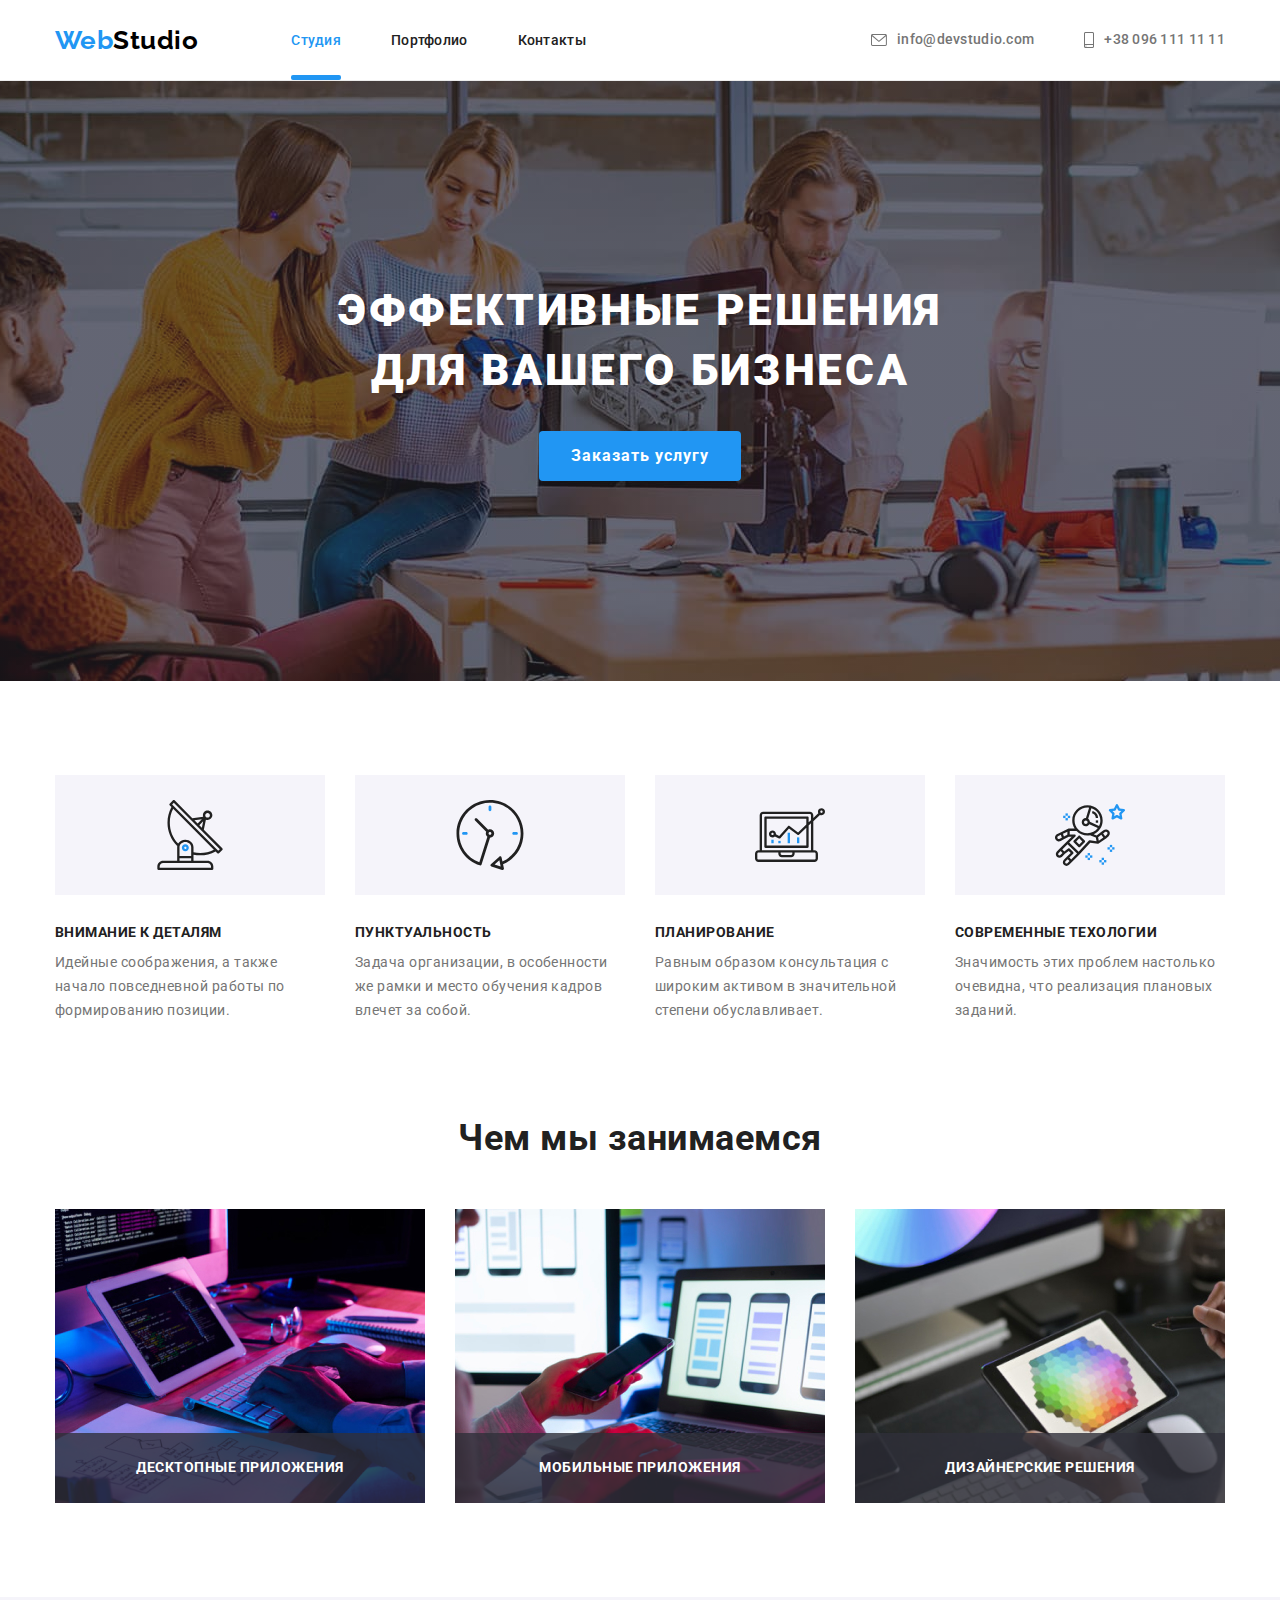
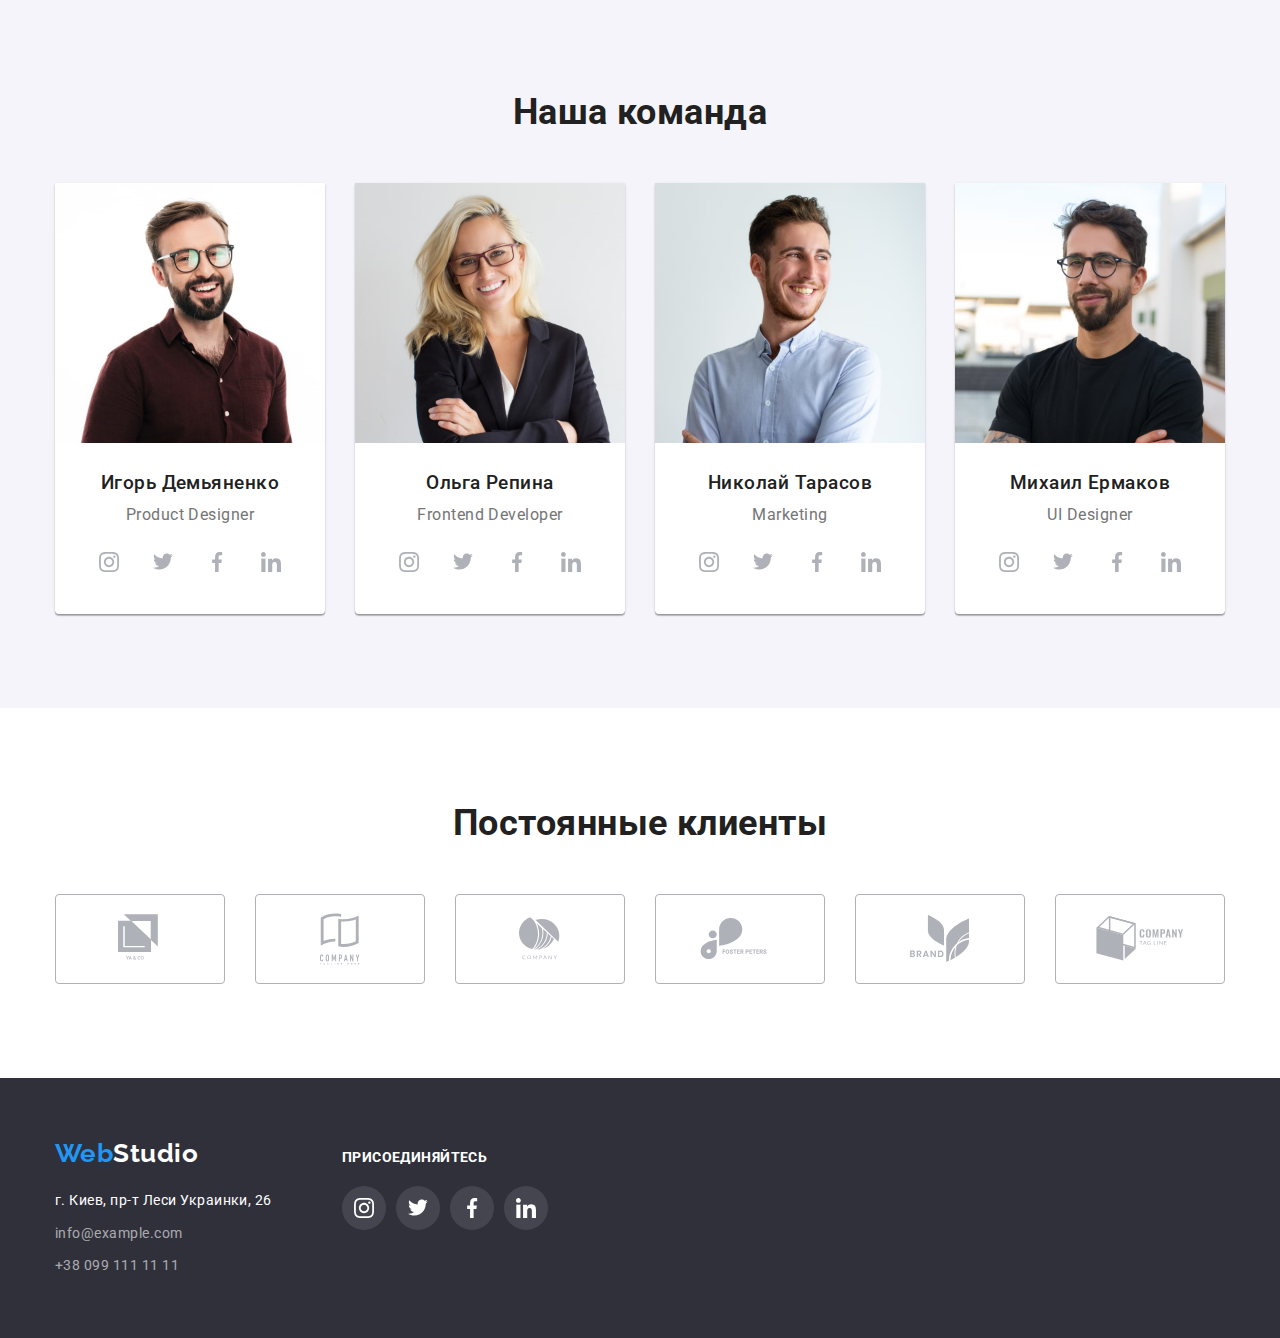
<file: index.html>
<!DOCTYPE html>
<html lang="en">

<head>
    <meta charset="UTF-8">
    <meta http-equiv="X-UA-Compatible" content="IE=edge">
    <meta name="viewport" content="width=device-width, initial-scale=1.0">
    <title>Document</title>
    <link rel="preconnect" href="https://fonts.gstatic.com">
    <link href="https://fonts.googleapis.com/css2?family=Raleway:wght@700&family=Roboto:wght@400;500;700;900&display=swap"
    rel="stylesheet">
    <link rel="stylesheet" href="https://cdnjs.cloudflare.com/ajax/libs/modern-normalize/0.2.0/modern-normalize.min.css" />
    <link rel="stylesheet" href="./css/styles.css">
</head>

<body>
    <!-- Хедер -->
    <header class="header pntr">
        <div class="container">
        <nav class="navigator">
            <a href="" class="logo webstudio">Web<span class="top">Studio</span></a>
            <ul class="site-nav list menu">
                <li class="menu-item"><a href="./index.html" class="link current">Студия</a></li>
                <li class="menu-item"><a href="./portfolio.html" class="link">Портфолио</a></li>
                <li class="menu-item"><a href="" class="link">Контакты</a></li>
            </ul>
        </nav>

        <ul class="contacts-nav list menu pntr">
            <li class="auth-item"> 
                <a href="mailto:info@devstudio.com" class="inf link">
                
                <svg class="icon">
                    <use href="./images/sprite.svg#icon-envelope"></use>
                </svg> 
                info@devstudio.com</a>
           
            </li>
            <li class="auth-item">
                <a href="tel:+380961111111" class="inf link">
                    
                    <svg class="icon-tel">
                        <use href="./images/sprite.svg#icon-smartphone"></use>
                    </svg>
                    +38 096 111 11 11</a>
            </li>
        </ul>
        </div>
    </header>

    <!-- Main -->
    <main class="main-page">

        <!--Герой-->
        <section class="section hero">
                    <div class="container">
        <h1 class="hero-title">Эффективные решения</br>для вашего бизнеса</h1>
            <button type="button" class="button" data-modal-open>Заказать услугу</button>
            <div class="backdrop is-hidden" data-modal>
    <div class="modal">
        <p></p>
        <button type="button" class="btn-close" data-modal-close>
            <svg class="icon" width="11" height="11">
                <use href="./images/symbol-defs.svg#icon-close-black"></use>
            </svg>
        </button>
    </div>
</div>
            </div>
        </section>

        <!--О нас-->
        <section class="section">
                    <div class="container">
            <h2 class="visually-hidden">О нас</h2>
            <ul class="feature list">
                <li class="list-item">
                    <h3 class="section-title">Внимание к деталям</h3>
                    <p class="section-text">Идейные соображения, а также начало повседневной работы по формированию
                        позиции.</p>
                </li>
                <li class="list-item">
                    <h3 class="section-title">Пунктуальность</h3>
                    <p class="section-text">Задача организации, в особенности же рамки и место обучения кадров влечет за
                        собой.</p>
                </li>
                <li class="list-item">
                    <h3 class="section-title">Планирование</h3>
                    <p class="section-text">Равным образом консультация с широким активом в значительной степени
                        обуславливает.</p>
                </li>

                <li class="list-item">
                    <h3 class="section-title">Современные техологии</h3>
                    <p class="section-text">Значимость этих проблем настолько очевидна, что реализация плановых заданий.
                    </p>
                </li>
            </ul>
                </div>
                </section>

                <!-- IMG -->
            <section class="section us">
                  <div class="container">
            <h2 class="section-title-box">Чем мы занимаемся</h2>
            <ul class="picture list">
                <li class="picture-item">
                    <img src="./images/img.jpg" alt="Руки на клавиатуре" width="370">
                  <p class="txt">ДЕСКТОПНЫЕ ПРИЛОЖЕНИЯ</p>
                </li>
                <li class="picture-item">
                    <img src="./images/img1.jpg" alt="Телефон в руке" width="370">
                    <p class="txt">МОБИЛЬНЫЕ ПРИЛОЖЕНИЯ</p>
                </li>
                <li class="picture-item">
                    <img src="./images/img2.jpg" alt="Планшет в руке" width="370">
                    <p class="txt">ДИЗАЙНЕРСКИЕ РЕШЕНИЯ</p>
                </li>
            </ul>
            </div>
        </section>

        <!--Наша команда-->
        <section class="section team">
        <div class="container">
            <h2 class="section-title-box">Наша команда</h2>
            <ul class="list our-team">
                    <li class="teammate">
                        <img src="./images/logo1.jpg" alt="Игорь Демьяненко" width="270">
                        <div class="discription">
                            <h3 class="people-list">Игорь Демьяненко</h3>
                        <p class="people-about">Product Designer</p>
                        
                        <ul class="list social-icons">
                            <li class="social-icons-item">
                                <a href="" class="social-icons-link" target="_blank" rel="noopener noreferrer">
                                    <svg class="icon">
                                        <use href="./images/sprite.svg#icon-instagram"></use>
                                    </svg>
                                </a>
                            </li>
                            <li class="social-icons-item">
                                <a href="" class="social-icons-link" target="_blank" rel="noopener noreferrer">
                                    <svg class="icon">
                                        <use href="./images/sprite.svg#icon-twitter"></use>
                                    </svg>
                                </a>
                            </li>
                            <li class="social-icons-item">
                                <a href="" class="social-icons-link" target="_blank" rel="noopener noreferrer">
                                    <svg class="icon">
                                        <use href="./images/sprite.svg#icon-facebook"></use>
                                    </svg>
                                </a>
                            </li>
                            <li class="social-icons-item">
                                <a href="" class="social-icons-link" target="_blank" rel="noopener noreferrer">
                                    <svg class="icon">
                                        <use href="./images/sprite.svg#icon-linkedin"></use>
                                    </svg>
                                </a>
                            </li>
                        </ul>
                        </div>
                    </li>
                      <li class="teammate">
                        <img src="./images/logo2.jpg" alt="Ольга Репина" width="270">
                        <div class="discription">
                            <h3 class="people-list">Ольга Репина</h3>
                        <p class="people-about">Frontend Developer</p>
                        <ul class="list social-icons">
                            <li class="social-icons-item">
                                <a href="" class="social-icons-link" target="_blank" rel="noopener noreferrer">
                                    <svg class="icon">
                                        <use href="./images/sprite.svg#icon-instagram"></use>
                                    </svg>
                                </a>
                            </li>
                            <li class="social-icons-item">
                                <a href="" class="social-icons-link" target="_blank" rel="noopener noreferrer">
                                    <svg class="icon">
                                        <use href="./images/sprite.svg#icon-twitter"></use>
                                    </svg>
                                </a>
                            </li>
                            <li class="social-icons-item">
                                <a href="" class="social-icons-link" target="_blank" rel="noopener noreferrer">
                                    <svg class="icon">
                                        <use href="./images/sprite.svg#icon-facebook"></use>
                                    </svg>
                                </a>
                            </li>
                            <li class="social-icons-item">
                                <a href="" class="social-icons-link" target="_blank" rel="noopener noreferrer">
                                    <svg class="icon">
                                        <use href="./images/sprite.svg#icon-linkedin"></use>
                                    </svg>
                                </a>
                            </li>
                        </ul>
                        </div>
                    </li>
                    <li class="teammate">
                        <img src="./images/logo3.jpg" alt="Николай Тарасов" width="270">
                        <div class="discription">
                            <h3 class="people-list">Николай Тарасов</h3>
                        <p class="people-about">Marketing</p>
                        <ul class="list social-icons">
                            <li class="social-icons-item">
                                <a href="" class="social-icons-link" target="_blank" rel="noopener noreferrer">
                                    <svg class="icon">
                                        <use href="./images/sprite.svg#icon-instagram"></use>
                                    </svg>
                                </a>
                            </li>
                            <li class="social-icons-item">
                                <a href="" class="social-icons-link" target="_blank" rel="noopener noreferrer">
                                    <svg class="icon">
                                        <use href="./images/sprite.svg#icon-twitter"></use>
                                    </svg>
                                </a>
                            </li>
                            <li class="social-icons-item">
                                <a href="" class="social-icons-link" target="_blank" rel="noopener noreferrer">
                                    <svg class="icon">
                                        <use href="./images/sprite.svg#icon-facebook"></use>
                                    </svg>
                                </a>
                            </li>
                            <li class="social-icons-item">
                                <a href="" class="social-icons-link" target="_blank" rel="noopener noreferrer">
                                    <svg class="icon">
                                        <use href="./images/sprite.svg#icon-linkedin"></use>
                                    </svg>
                                </a>
                            </li>
                        </ul>
                        </div>
                    </li>
                    <li class="teammate">
                        <img src="./images/logo4.jpg" alt="Михаил Ермаков" width="270">
                       <div class="discription">
                           <h3 class="people-list">Михаил Ермаков</h3>
                        <p class="people-about">UI Designer</p>
                        <ul class="list social-icons">
                            <li class="social-icons-item">
                                <a href="" class="social-icons-link" target="_blank" rel="noopener noreferrer">
                                    <svg class="icon">
                                        <use href="./images/sprite.svg#icon-instagram"></use>
                                    </svg>
                                </a>
                            </li>
                            <li class="social-icons-item">
                                <a href="" class="social-icons-link" target="_blank" rel="noopener noreferrer">
                                    <svg class="icon">
                                        <use href="./images/sprite.svg#icon-twitter"></use>
                                    </svg>
                                </a>
                            </li>
                            <li class="social-icons-item">
                                <a href="" class="social-icons-link" target="_blank" rel="noopener noreferrer">
                                    <svg class="icon">
                                        <use href="./images/sprite.svg#icon-facebook"></use>
                                    </svg>
                                </a>
                            </li>
                            <li class="social-icons-item">
                                <a href="" class="social-icons-link" target="_blank" rel="noopener noreferrer">
                                    <svg class="icon">
                                        <use href="./images/sprite.svg#icon-linkedin"></use>
                                    </svg>
                                </a>
                            </li>
                        </ul>
                        </div>
                    </li>
            </ul>
        </div>
        </section>

        <section class="section">
            <div class="container">
        <h2 class="section-title-box">Постоянные клиенты</h2>

        <ul class="list clients-icons">
          <li class="clients-icons-item">
              <a href="" class="link" target="_blank" rel="noopener noreferrer">
                    <svg class="icon" width="44px" height="49px">
                      <use href="./images/sprite.svg#icon-yaco"></use>
                   </svg>
               </a>
          </li>     
        <li class="clients-icons-item">
            <a href="" class="link" target="_blank" rel="noopener noreferrer">
                <svg class="icon" width="40px" height="52px">
                    <use href="./images/sprite.svg#icon-tagline"></use>
                </svg>
            </a>
        </li>
        <li class="clients-icons-item">
            <a href="" class="link" target="_blank" rel="noopener noreferrer">
                <svg class="icon" width="41px" height="43px">
                    <use href="./images/sprite.svg#icon-object"></use>
                </svg>
            </a>
        </li>
        <li class="clients-icons-item">
            <a href="" class="link" target="_blank" rel="noopener noreferrer">
                <svg class="icon" width="80px" height="42px">
                    <use href="./images/sprite.svg#icon-foster"></use>
                </svg>
            </a>
        </li>
        <li class="clients-icons-item">
            <a href="" class="link" target="_blank" rel="noopener noreferrer">
                <svg class="icon" width="59px" height="47px">
                    <use href="./images/sprite.svg#icon-brand"></use>
                </svg>
            </a>
        </li>
        <li class="clients-icons-item">
            <a href="" class="link" target="_blank" rel="noopener noreferrer">
                <svg class="icon" width="88px" height="45px">
                    <use href="./images/sprite.svg#icon-company"></use>
                </svg>
            </a>
        </li>
        </ul>
         </div>
        </section>
    </main>

    <!--Подвал-->
    <footer class="page-footer pntr">
        <div class="container ftr">
                        <div class="ftr">
                <a href="" class="logo logo-btm">Web<span class="down">Studio</span></a>
        <address class="street tel-mail">
            г. Киев, пр-т Леси Украинки, 26
            <a href="mailto:info@example.com" class="inf link item">info@example.com</a>
            <a href="tel:+380991111111" class="inf link item">+38 099 111 11 11</a>
        </address>
        </div>

                <div class="ftr">
     <h2 class="ftr-text">ПРИСОЕДИНЯЙТЕСЬ</h2>
            <ul class="list social-icons">
                <li class="social-icons-item">
                    <a href="" class="social-icons-link" target="_blank" rel="noopener noreferrer">
                        <svg class="icon white">
                            <use href="./images/sprite.svg#icon-instagram"></use>
                        </svg>
                    </a>
                </li>
                <li class="social-icons-item">
                    <a href="" class="social-icons-link" target="_blank" rel="noopener noreferrer">
                        <svg class="icon white">
                            <use href="./images/sprite.svg#icon-twitter"></use>
                        </svg>
                    </a>
                </li>
                <li class="social-icons-item">
                    <a href="" class="social-icons-link" target="_blank" rel="noopener noreferrer">
                        <svg class="icon white">
                            <use href="./images/sprite.svg#icon-facebook"></use>
                        </svg>
                    </a>
                </li>
                <li class="social-icons-item">
                    <a href="" class="social-icons-link" target="_blank" rel="noopener noreferrer">
                        <svg class="icon white">
                            <use href="./images/sprite.svg#icon-linkedin"></use>
                        </svg>
                    </a>
                </li>
            </ul>
            </div>

        
        </div>
    </footer>
    <script src="./js/modal.js"></script>
</body>

</html>
</file>
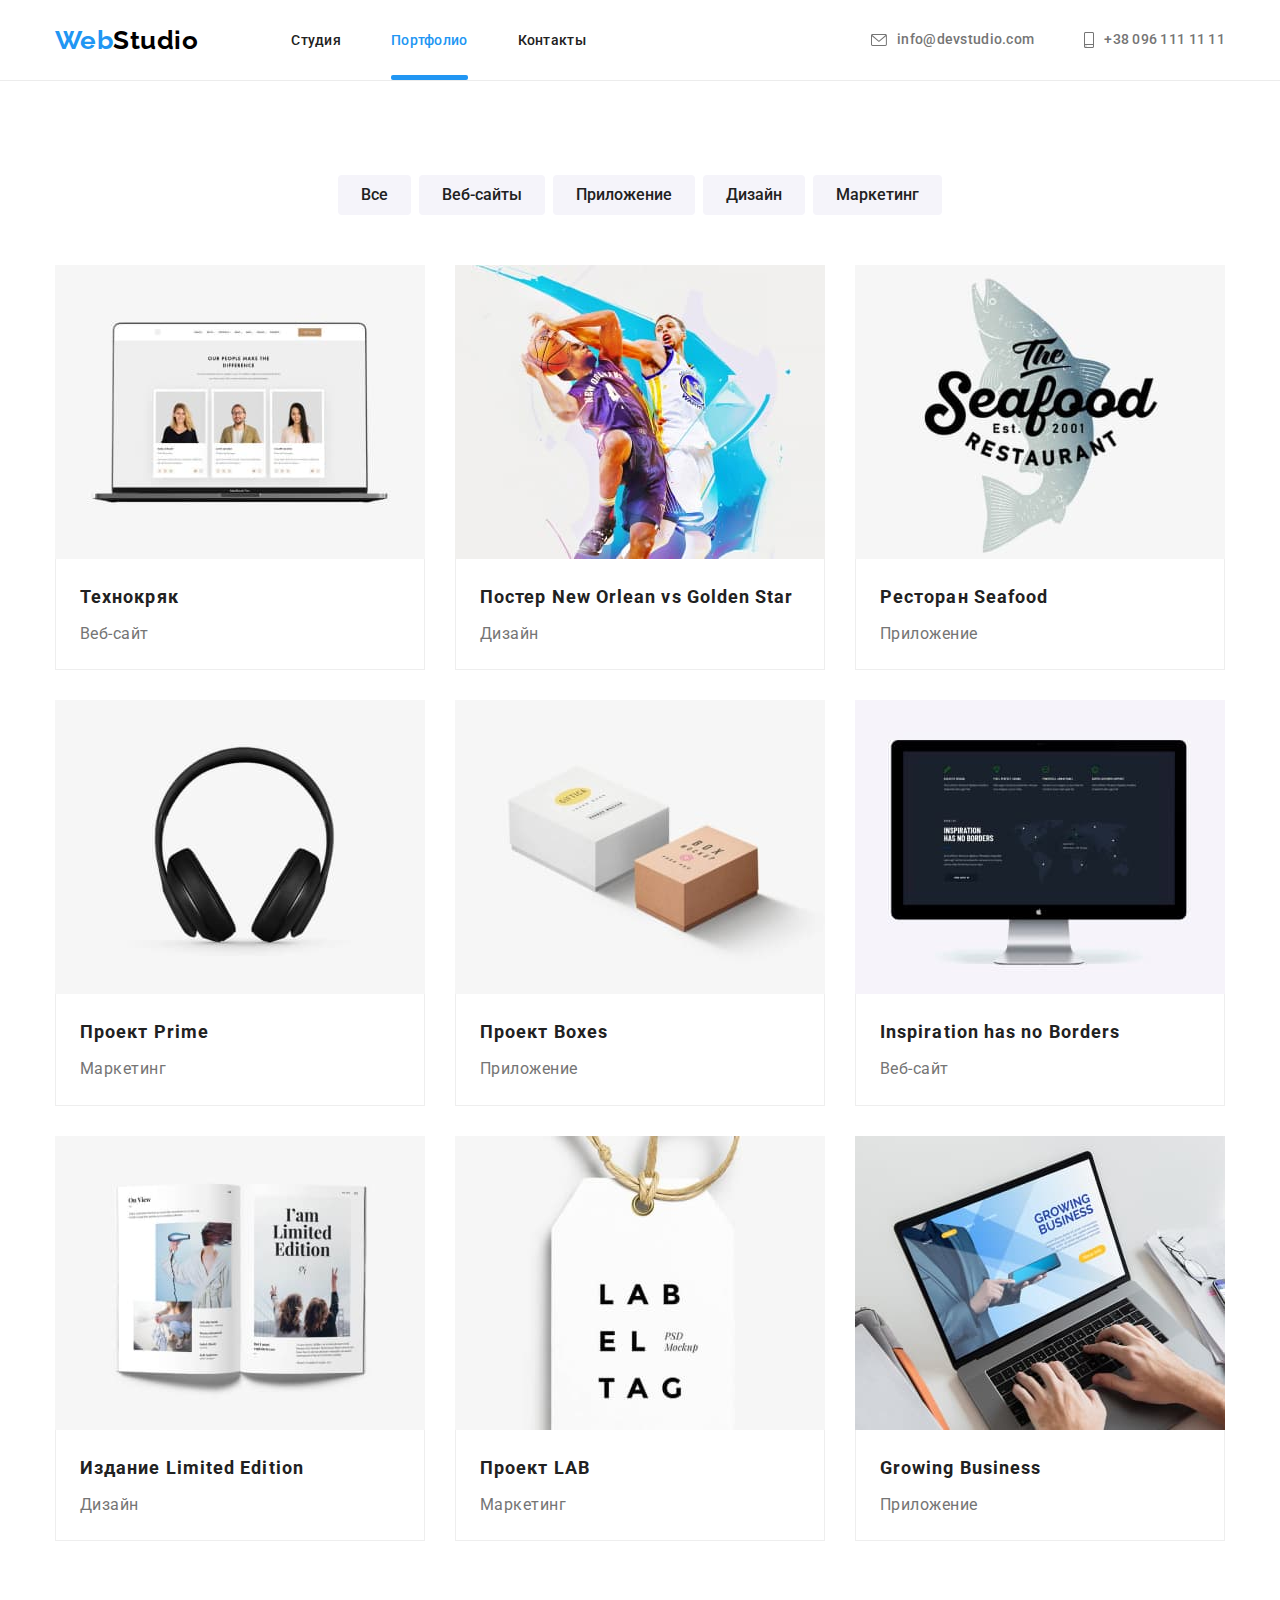
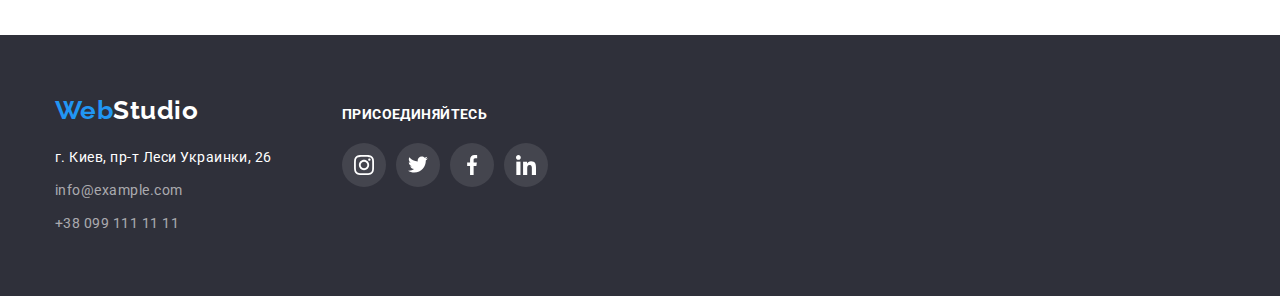
<file: portfolio.html>
<!DOCTYPE html>
<html lang="en">

<head>
    <meta charset="UTF-8">
    <meta http-equiv="X-UA-Compatible" content="IE=edge">
    <meta name="viewport" content="width=device-width, initial-scale=1.0">
    <title>Document</title>
    <link rel="preconnect" href="https://fonts.gstatic.com">
    <link href="https://fonts.googleapis.com/css2?family=Raleway:wght@700&family=Roboto:wght@400;500;700;900&display=swap"
        rel="stylesheet">
        <link rel="stylesheet" href="https://cdnjs.cloudflare.com/ajax/libs/modern-normalize/0.2.0/modern-normalize.min.css" />
    <link rel="stylesheet" href="./css/styles.css">
</head>

<body>
    <!-- Хедер -->
    <header class="header pntr">
        <div class="container">
            <nav class="navigator">
                <a href="./index.html" class="logo webstudio">Web<span class="top">Studio</span></a>
                <ul class="site-nav list menu">
                    <li class="menu-item"><a href="./index.html" class="link">Студия</a></li>
                    <li class="menu-item"><a href="./portfolio.html" class="link current">Портфолио</a></li>
                    <li class="menu-item"><a href="" class="link">Контакты</a></li>
                </ul>
            </nav>
    
            <ul class="contacts-nav list menu pntr">
                <li class="auth-item">
                    <a href="mailto:info@devstudio.com" class="inf link">
    
                        <svg class="icon">
                            <use href="./images/sprite.svg#icon-envelope"></use>
                        </svg>
                        info@devstudio.com</a>
    
                </li>
                <li class="auth-item">
                    <a href="tel:+380961111111" class="inf link">
    
                        <svg class="icon-tel">
                            <use href="./images/sprite.svg#icon-smartphone"></use>
                        </svg>
                        +38 096 111 11 11</a>
                </li>
            </ul>
        </div>
    </header>

    <!-- Main -->
        <main>
        <section class="section">
            <div class="container">
        <h1 class="visually-hidden">Портфолио</h1>

        <ul class="button list pntr bar-nav"> 
            <li class="bar-item">
                <button type="button" class="btn">Все</button>
            </li>
            <li class="bar-item">
                <button type="button" class="btn">Веб-сайты</button>
            </li>
            <li class="bar-item">
                <button type="button" class="btn">Приложение</button>
            </li>
            <li class="bar-item">
                <button type="button" class="btn">Дизайн</button>
            </li>
            <li class="bar-item">
                <button type="button" class="btn">Маркетинг</button>
            </li>
        </ul>

        <ul class="all list">
            <li class="photo-items shadow">

              <div class="box">
                 <img src="./images/1.jpg" alt="Ноутбук" width="370">
                 <p class="overflow">Технокряк это современная площадка распространения коронавируса. Компании используют эту платформу для цифрового
                шпионажа и атак на защищённые сервера конкурентов.</p>
                </div>
                  <div class="portfolio-text">
                    <h2 class="all-title">Технокряк</h2>
                <p class="all-text">Веб-сайт</p>

                </div>
            </li>
            <li class="photo-items">
               <div class="box">
                <img src="./images/2.jpg" alt="Два баскетболисты" width="370">
                <p class="overflow">Технокряк это современная площадка распространения коронавируса. Компании используют эту платформу
                    для цифрового
                    шпионажа и атак на защищённые сервера конкурентов.</p>
                </div>
                <div class="portfolio-text">
                    <h2 class="all-title">Постер New Orlean vs Golden Star</h2>
                <p class="all-text">Дизайн</p>
                
                </div>
            </li>
            <li class="photo-items">
              <div class="box">
                <img src="./images/3.jpg" alt="SeaFood" width="370">
            <p class="overflow">Технокряк это современная площадка распространения коронавируса. Компании используют эту платформу
                для цифрового
                шпионажа и атак на защищённые сервера конкурентов.</p>
            </div>
                <div class="portfolio-text">
                   <h2 class="all-title">Ресторан Seafood</h2>
                <p class="all-text">Приложение</p>
                </div>
            </li>
            <li class="photo-items">
              <div class="box">
                <img src="./images/4.jpg" alt="Наушники" width="370">
                <p class="overflow">Технокряк это современная площадка распространения коронавируса. Компании используют эту платформу
                    для цифрового
                    шпионажа и атак на защищённые сервера конкурентов.</p>
                </div>
                <div class="portfolio-text">
                    <h2 class="all-title">Проект Prime</h2>
                <p class="all-text">Маркетинг</p>
                </div>
            </li>
            <li class="photo-items">
               <div class="box">
                <img src="./images/5.jpg" alt="Коробки" width="370">
            <p class="overflow">Технокряк это современная площадка распространения коронавируса. Компании используют эту платформу
                для цифрового
                шпионажа и атак на защищённые сервера конкурентов.</p>
            </div>
                <div class="portfolio-text">
                    <h2 class="all-title">Проект Boxes</h2>
                <p class="all-text">Приложение</p>
                </div>
            </li>
            <li class="photo-items">
               <div class="box">
                <img src="./images/6.jpg" alt="Компютер" width="370">
                <p class="overflow">Технокряк это современная площадка распространения коронавируса. Компании используют эту платформу
                    для цифрового
                    шпионажа и атак на защищённые сервера конкурентов.</p>
                </div>
                <div class="portfolio-text">
                    <h2 class="all-title">Inspiration has no Borders</h2>
                <p class="all-text">Веб-сайт</p>
                </div>
            </li>
            <li class="photo-items">
               <div class="box">
                <img src="./images/7.jpg" alt="Журнал" width="370">
            <p class="overflow">Технокряк это современная площадка распространения коронавируса. Компании используют эту платформу
                для цифрового
                шпионажа и атак на защищённые сервера конкурентов.</p>
            </div>
                <div class="portfolio-text">
                    <h2 class="all-title">Издание Limited Edition</h2>
                <p class="all-text">Дизайн</p>
                </div>
            </li>
            <li class="photo-items">
                <div class="box">
                <img src="./images/8.jpg" alt="LabelTag" width="370">
                <p class="overflow">Технокряк это современная площадка распространения коронавируса. Компании используют эту платформу
                    для цифрового
                    шпионажа и атак на защищённые сервера конкурентов.</p>
                </div>
                <div class="portfolio-text">
                    <h2 class="all-title">Проект LAB</h2>
                <p class="all-text">Маркетинг</p>
                </div>
            </li>
            <li class="photo-items">
                   <div class="box">
                <img src="./images/9.jpg" alt="Руки на ноутбуке" width="370">
                <p class="overflow">Технокряк это современная площадка распространения коронавируса. Компании используют эту платформу
                    для цифрового
                    шпионажа и атак на защищённые сервера конкурентов.</p>
                </div>
                <div class="portfolio-text">
                    <h2 class="all-title">Growing Business</h2>
                <p class="all-text">Приложение</p>
                </div>
            </li>

        </ul>
                    </div>
        </section>
    </main>

    <!--Подвал-->
    <footer class="page-footer pntr">
        <div class="container ftr">
            <div class="ftr">
                <a href="" class="logo logo-btm">Web<span class="down">Studio</span></a>
                <address class="street tel-mail">
                    г. Киев, пр-т Леси Украинки, 26
                    <a href="mailto:info@example.com" class="inf link item">info@example.com</a>
                    <a href="tel:+380991111111" class="inf link item">+38 099 111 11 11</a>
                </address>
            </div>
    
            <div class="ftr">
                <h2 class="ftr-text">ПРИСОЕДИНЯЙТЕСЬ</h2>
                <ul class="list social-icons">
                    <li class="social-icons-item">
                        <a href="" class="social-icons-link" target="_blank" rel="noopener noreferrer">
                            <svg class="icon white">
                                <use href="./images/sprite.svg#icon-instagram"></use>
                            </svg>
                        </a>
                    </li>
                    <li class="social-icons-item">
                        <a href="" class="social-icons-link" target="_blank" rel="noopener noreferrer">
                            <svg class="icon white">
                                <use href="./images/sprite.svg#icon-twitter"></use>
                            </svg>
                        </a>
                    </li>
                    <li class="social-icons-item">
                        <a href="" class="social-icons-link" target="_blank" rel="noopener noreferrer">
                            <svg class="icon white">
                                <use href="./images/sprite.svg#icon-facebook"></use>
                            </svg>
                        </a>
                    </li>
                    <li class="social-icons-item">
                        <a href="" class="social-icons-link" target="_blank" rel="noopener noreferrer">
                            <svg class="icon white">
                                <use href="./images/sprite.svg#icon-linkedin"></use>
                            </svg>
                        </a>
                    </li>
                </ul>
            </div>
    
    
        </div>
    </footer>

</body>

</html>
</file>
<file: css/styles.css>
:root {
  --primary-text-color: rgba(33, 33, 33, 1);
  --accent-color: rgb(33, 150, 243, 1);
  --white-color: rgba(255, 255, 255, 1);
  --text-inf-color: rgba(117, 117, 117, 1);
  --hero-footer-color: rgba(47, 48, 58, 1);
  --section-team-color: rgba(245, 244, 250, 1);
  --inf-word-color: rgba(255, 255, 255, 0.6);
  --grid-item: 1;
  --icons-color: #afb1b8;
  --timing-function: 250ms cubic-bezier(0.4, 0, 0.2, 1);
}

html {
  box-sizing: border-box;
}

*,
*::before,
*::after {
  box-sizing: inherit;
}

body {
  color: var(--primary-text-color);
  background-color: #ffffff;

  font-family: 'Roboto', sans-serif;
  letter-spacing: 0.03em;
}

/* Хедер */
.header {
  background: var(--white-color);
  border-bottom: 1px solid rgba(236, 236, 236, 1);
  width: auto;
}

.container {
  width: 1200px;
  padding-left: 15px;
  padding-right: 15px;
  margin-right: auto;
  margin-left: auto;
  height: auto;
}

.header .container {
  display: flex;
  align-items: center;
}

.header .webstudio {
  margin-right: 93px;
}

.navigator {
  display: flex;
  align-items: center;
  margin-right: auto;
}

.menu {
  display: inline-flex;
}

.menu-item:not(:last-child) {
  margin-right: 50px;
}

.link {
  text-decoration: none;
}

.auth-item:not(:last-child) {
  margin-right: 50px;
}

.auth-item .link {
  position: relative;
}

.auth-item.link::after {
  content: '';
  display: block;
  position: absolute;
  transition: opacity 2500ms;
}

.logo {
  color: var(--accent-color);

  font-family: 'Raleway', sans-serif;
  font-weight: 700;
  font-size: 26px;
  line-height: 1.19;
  text-decoration: none;
}

.logo .top {
  color: black;
}

.list {
  padding: 0;
  margin: 0;

  list-style: none;
}

.menu-item .link.current {
  position: relative;
  color: var(--accent-color);
}

.menu-item .link.current::after {
  content: '';

  position: absolute;

  display: block;
  width: 100px;
  height: 5px;
  left: 0;
  bottom: 0;
  background-color: #2196f3;
  border-radius: 2px;
  width: 100%;
}

.link.current:hover::after .link.current:focus::after {
  opacity: 1;
}

.menu-item .link {
  padding-top: 32px;
  padding-bottom: 32px;

  color: var(--primary-text-color);

  font-family: inherit;
  font-weight: 500;
  font-size: 14px;
  line-height: 1.14;
  letter-spacing: 0.02em;
  transition: color var(--timing-function);
}

.menu-item .link:focus,
.menu-item .link:hover {
  color: var(--accent-color);
}

.contacts-nav .link {
  display: inline-flex;
  padding-top: 32px;
  padding-bottom: 32px;
  border-radius: 3px;

  color: var(--text-inf-color);

  font-weight: 500;
  font-size: 14px;
  line-height: 1.14;
  letter-spacing: 0.02em;
  align-items: center;
  transition: color var(--timing-function);
}

.contacts-nav .link:hover,
.contacts-nav .link:focus {
  color: var(--accent-color);
  fill: currentColor;
}

.contacts-nav .icon {
  width: 16px;
  height: 12px;
  margin-right: 10px;
  fill: currentColor;
}

.contacts-nav .icon-tel {
  width: 10px;
  height: 16px;
  margin-right: 10px;
  fill: currentColor;
}

.section {
  padding-top: 94px;
  padding-bottom: 94px;
  width: auto;
}

img {
  display: block;
  height: auto;
}

/* Герой */
.section.hero {
  max-width: 1600px;
  height: 600px;
  text-align: center;
  padding-top: 200px;
  padding-bottom: 200px;
  background-image: linear-gradient(to right, rgba(47, 48, 58, 0.4), rgba(47, 48, 58, 0.4)), url('../images/hero.jpg');
  background-color: rgba(54, 63, 165, 0.4);
  background-size: cover;
  background-repeat: no-repeat;
  background-position: center;
  margin-left: auto;
  margin-right: auto;
}

.hero-title {
  margin-top: 0;
  margin-bottom: 30px;

  color: var(--white-color);

  font-weight: 900;
  font-size: 44px;
  line-height: 1.36;
  letter-spacing: 0.06em;
  text-transform: uppercase;
}

.section.hero .button {
  border-radius: 4px;
  border: none;
  min-width: 200px;
  padding: 10px 32px;
  text-align: center;
  cursor: pointer;

  color: var(--white-color);
  background-color: var(--accent-color);

  font-family: inherit;
  font-weight: 700;
  font-size: 16px;
  line-height: 1.88;
  letter-spacing: 0.06em;
  transition: background-color var(--timing-function);
}

.section.hero .button:hover,
.section.hero .button:focus {
  background-color: #188ce8;
}

h1,
h2,
h3,
h4,
h5,
h6 {
  margin-top: 0;
  margin-bottom: 0;
}

p {
  margin-top: 0;
  margin-bottom: 0;
}

.container .item {
  display: flex;
  flex-wrap: wrap;
}

.feature {
  display: flex;
  flex-wrap: wrap;
}

.feature .list-item {
  width: 270px;
  flex-basis: calc((100% - 30px * 4) / 4);
  margin-right: 30px;
}

.feature .list-item:nth-child(n + 4) {
  margin-right: 0;
}

.section.us {
  padding-top: 0;
}

.section-title-box {
  margin-bottom: 50px;

  color: var(--primary-text-color);

  font-weight: 700;
  font-size: 36px;
  line-height: 1.17;
  text-align: center;
}

.section-title {
  margin-bottom: 10px;

  color: var(--primary-text-color);

  font-weight: 700;
  font-size: 14px;
  line-height: 1.14;
  text-transform: uppercase;
}

.section-text {
  color: var(--text-inf-color);

  font-size: 14px;
  line-height: 1.71;
}

.list-item::before {
  display: block;
  content: '';
  width: 270px;
  height: 120px;
  background-color: #f5f4fa;
  background-size: 70px 70px;
  background-repeat: no-repeat;
  background-position: center;
  margin-bottom: 30px;
  border-right: 4px;
}

.list-item:nth-child(1)::before {
  background-image: url(../images/antenna.svg);
}

.list-item:nth-child(2)::before {
  background-image: url(../images/clock.svg);
}

.list-item:nth-child(3)::before {
  background-image: url(../images/diagram.svg);
}

.list-item:nth-child(4)::before {
  background-image: url(../images/astronaut.svg);
}

.picture {
  display: flex;
  flex-wrap: wrap;
}

.picture-item {
  position: relative;

  width: 370px;
  flex-basis: calc((100% - 30px * 3) / 3);
  margin-right: 30px;
}

.picture-item .txt {
  content: '';
  position: absolute;
  bottom: 0;
  font-weight: bold;
  font-size: 14px;
  line-height: 1.14;
  color: var(--white-color);

  background-color: rgba(47, 48, 58, 0.8);

  padding-top: 27px;
  padding-bottom: 27px;
  width: 100%;
  text-align: center;
}

.picture-item:nth-child(n + 3) {
  margin-right: 0;
}

.section.team {
  background-color: #f5f4fa;
}

.our-team {
  display: flex;
  flex-wrap: wrap;
}

.teammate {
  flex-basis: calc((100% - 30px * 4) / 4);
  margin-right: 30px;
  text-align: center;

  background: #ffffff;

  box-shadow: 0px 1px 3px rgba(0, 0, 0, 0.12), 0px 1px 1px rgba(0, 0, 0, 0.14), 0px 2px 1px rgba(0, 0, 0, 0.2);
  border-radius: 0px 0px 4px 4px;
}

.social-icons {
  display: inline-flex;
}

.social-icons-item + .social-icons-item {
  margin-left: 10px;
}

.social-icons-link {
  display: flex;
  justify-content: center;
  align-items: center;
  width: 44px;
  height: 44px;
  border-radius: 50%;
  background-color: rgba(255, 255, 255, 10%);

  transition: background-color var(--timing-function);
}

.social-icons-link:hover,
.social-icons-link:focus {
  background-color: var(--accent-color);
}

.social-icons .icon {
  width: 20px;
  height: 20px;
  fill: var(--icons-color);
  transition: fill var(--timing-function);
}

.social-icons .icon.white {
  fill: #ffffff;
    transition: fill var(--timing-function);
}

.social-icons-link:hover .icon,
.social-icons-link:focus .icon {
  fill: var(--white-color);
}

.teammate:nth-child(n + 4) {
  margin-right: 0;
}

.people-about {
  margin-bottom: 16px;

  color: var(--text-inf-color);

  font-size: 16px;
  line-height: 1.19;
}

.people-list {
  margin-bottom: 10px;

  font-weight: 500;
}

.clients-icons {
  display: flex;
  flex-wrap: wrap;
  margin-right: -30px;
}

.clients-icons .link {
  display: flex;
  border-radius: 4px;
  border: 1px solid var(--icons-color);
  height: 90px;
  align-items: center;
  justify-content: center;
  transition: border var(--timing-function);
}

.clients-icons-item {
  flex-basis: calc((100% - 30px * 6) / 6);
  margin-right: 30px;
}

.clients-icons-item:nth-child(n + 6) {
  margin-right: 0;
}

.clients-icons .icon {
  fill: var(--icons-color);
  transition: fill var(--timing-function);
}

.clients-icons .link:hover,
.clients-icons .link:focus {
  border: 1px solid var(--accent-color);
}

.clients-icons .link:hover .icon,
.clients-icons .link:focus .icon {
  fill: var(--accent-color);
}

.discription {
  padding-top: 30px;
  padding-bottom: 30px;
}

.button .btn {
  padding: 6px 22px;
  min-width: 73px;
  text-align: center;
  border-radius: 4px;
  border: 1px solid transparent;
  cursor: pointer;

  color: var(--primary-text-color);
  background-color: rgba(245, 244, 250, 1);

  font-family: inherit;
  font-weight: 500;
  font-size: 16px;
  line-height: 1.63;
  text-decoration: none;
  transition: background-color var(--timing-function), box-shadow var(--timing-function), color var(--timing-function);
}

.button .btn:hover,
.button .btn:focus {
  box-shadow: 0px 3px 1px rgba(0, 0, 0, 0.1), 0px 1px 2px rgba(0, 0, 0, 0.08), 0px 2px 2px rgba(0, 0, 0, 0.12);
}

.pntr {
  cursor: pointer;
}

.button .btn:hover,
.button .btn:focus {
  color: var(--white-color);
  background-color: var(--accent-color);
}

.photo-items {
  transition: box-shadow var(--timing-function);
  cursor: pointer;
}

.photo-items:hover,
.photo-items:focus {
  box-shadow: 0px 1px 1px rgba(0, 0, 0, 0.12), 0px 4px 4px rgba(0, 0, 0, 0.06), 1px 4px 6px rgba(0, 0, 0, 0.16);
}

.photo-items .box {
  position: relative;
  overflow: hidden;
}

.box .overflow {
  position: absolute;
  top: 0;
  width: 100%;
  height: 100%;
  background-color: rgba(33, 150, 243, 0.9);
  transform: translateY(200%);
  transition: transform var(--timing-function);
}

.photo-items:hover .overflow {
  transform: translateY(0);
}

.box .overflow {
  padding: 63px 24px;

  font-size: 18px;
  line-height: 1.6;
  letter-spacing: 0.03em;
  color: var(--white-color);
}

.portfolio-text {
  padding: 20px 24px;
  border: 1px solid rgba(238, 238, 238, 1);
  border-top: none;
}

.all-title {
  margin-bottom: 4px;

  color: var(--primary-text-color);

  font-weight: 700;
  font-size: 18px;
  line-height: 2;
  letter-spacing: 0.06em;
}

.all-text {
  color: var(--text-inf-color);
  font-size: 16px;
  line-height: 1.9;
}

.all.list {
  display: flex;
  flex-wrap: wrap;
  margin-right: -30px;
}

.bar-nav {
  display: flex;
  flex-direction: row;
  margin-left: auto;
  margin-right: auto;
  justify-content: center;
  margin-bottom: 50px;
}

.bar-item {
  margin-left: 0;
  margin-right: 0;
}

.bar-item:not(:last-child) {
  margin-right: 8px;
}

.photo-items {
  flex-basis: calc((100% - 90px) / 3);
  margin-right: 30px;
  margin-top: 30px;
}

.photo-items:nth-child(-n + 3) {
  margin-top: 0;
  margin-top: 0;
}

/* Футер */
footer {
  background-color: var(--hero-footer-color);
  padding-top: 60px;
  padding-bottom: 60px;
}

.logo-btm {
  display: flex;
  flex-wrap: wrap;
  margin-top: 0;
  margin-bottom: 20px;
}

.tel-mail .link {
  margin-top: 9px;
}

.page-footer .street {
  color: var(--white-color);

  font-size: 14px;
  line-height: 1.71;
  font-style: normal;
}

.page-footer .inf {
  color: var(--inf-word-color);

  font-size: 14px;
  line-height: 1.71;
  font-style: normal;

  transition: color var(--timing-function);
}

.page-footer .inf:focus,
.page-footer .inf:hover {
  color: var(--accent-color);
}

.logo .down {
  color: var(--white-color);
}

.container.ftr {
  display: flex;
  align-items: baseline;
}

.container .ftr {
  margin-right: 70px;
}

.ftr-text {
  margin-bottom: 20px;
  color: var(--white-color);
  font-family: Roboto;
  font-weight: 700;
  font-size: 14px;
  line-height: 1.14;
  letter-spacing: 0.03em;
}

.container .ftr:nth-last-child(-n + 1) {
  margin-right: 0;
}

.visually-hidden {
  position: absolute;
  clip: rect(0 0 0 0);
}

.backdrop.is-hidden {
  opacity: 0;
  visibility: hidden;
  pointer-events: none;
}

.backdrop {
  position: fixed;
  background-color: rgba(0, 0, 0, 0.2);
  width: 100%;
  height: 100%;
  top: 0;
  left: 0;
  opacity: 1;
  transform: opacity var(--timing-function);
  z-index: 1;
  transition-duration: 250ms;
}

.modal {
  position: relative;
  top: 50%;
  left: 50%;
  max-width: 528px;
  height: 581px;
  transform: translate(-50%, -50%);

  background: var(--white-color);
  border-radius: 4px;
}

.btn-close {
  position: absolute;
  right: 8px;
  top: 8px;
  width: 30px;
  height: 30px;
  border: 1px solid rgba(0, 0, 0, 0.1);
  background: var(--white-color);
  border-radius: 50%;
}

.modal .icon {
  position: absolute;
  transform: translate(-50%, -50%);
  fill: #000000;
}
</file>
